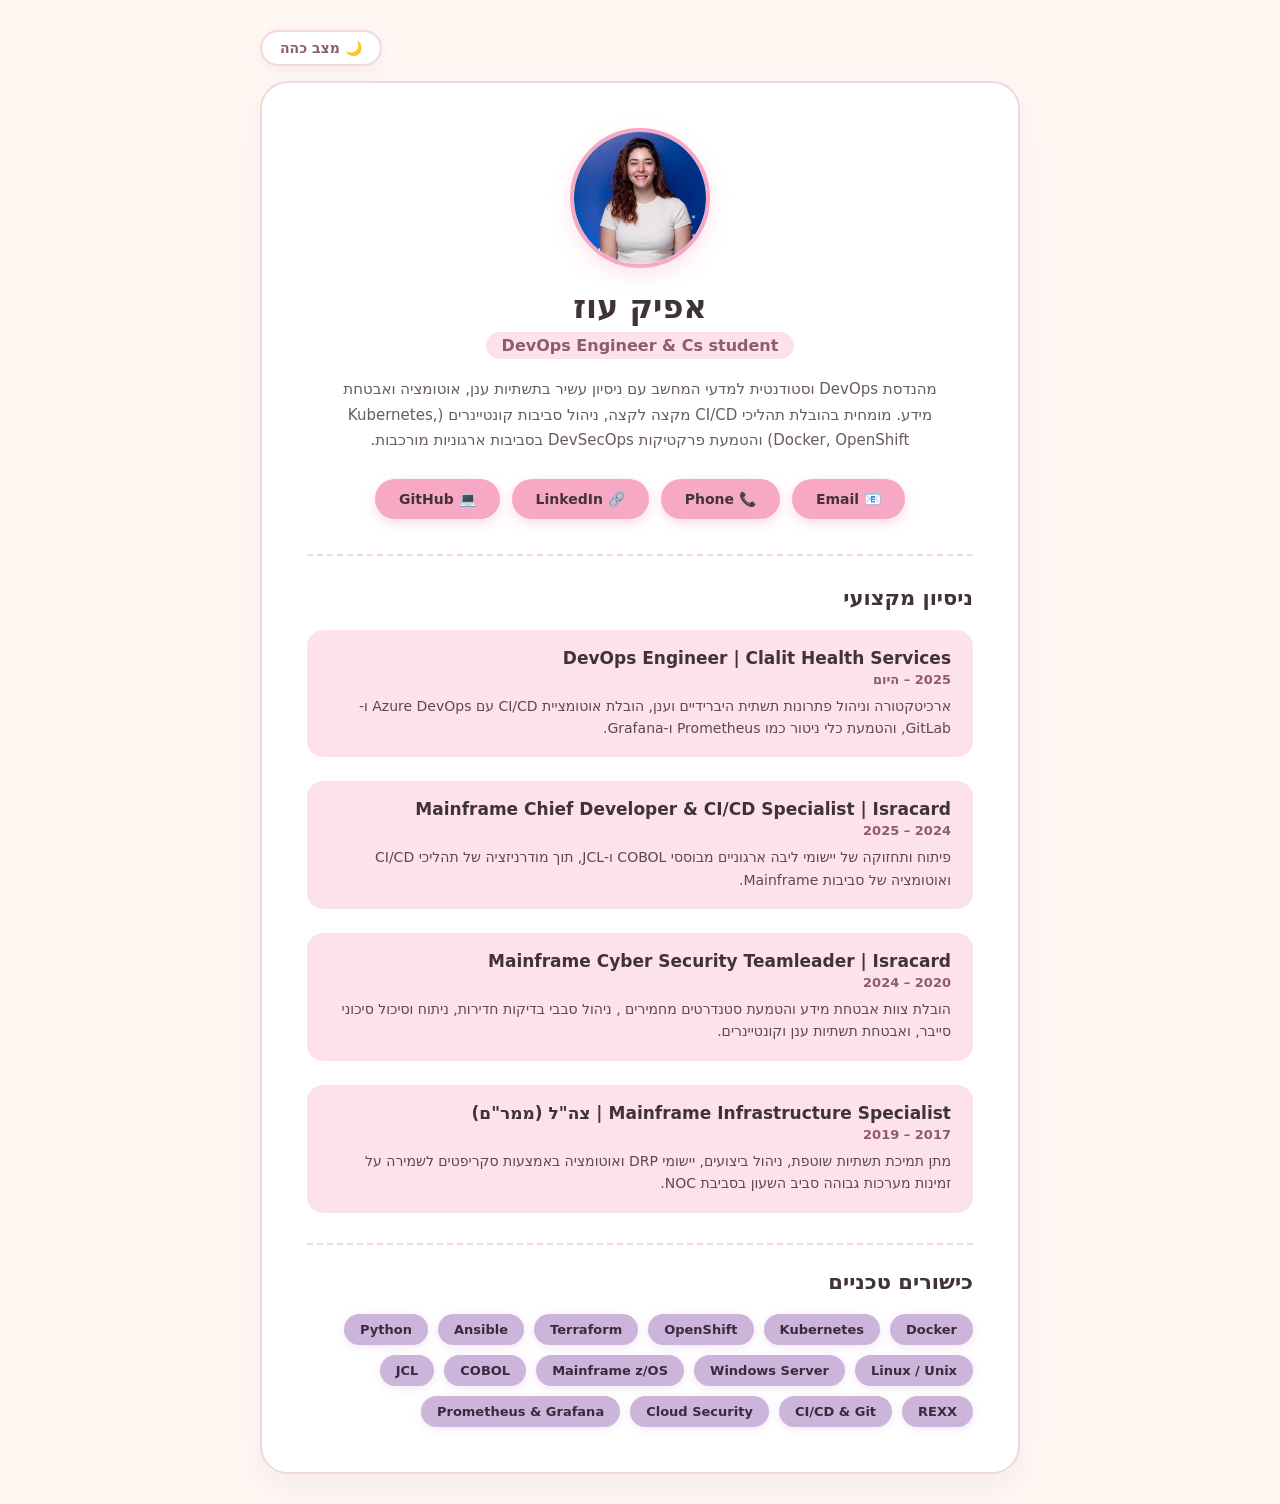
<file: index.html>
<!DOCTYPE html>
<html lang="he" dir="rtl">
<head>
    <meta charset="UTF-8">
    <meta name="viewport" content="width=device-width, initial-scale=1.0">
    <title>Afik Oz </title>
    <link rel="icon" type="image/png" href="bow.png">
    <link rel="stylesheet" href="style.css">
</head>
<body>

    <input type="checkbox" id="dark-mode-toggle" class="toggle-checkbox">

    <div class="page-wrapper">
        <!-- כפתור החלפת מצב תצוגה -->
        <header class="site-header">
            <label for="dark-mode-toggle" class="toggle-label">
                <span class="light-text">🌙 מצב כהה </span>
                <span class="dark-text">☀️ מצב בהיר </span>
            </label>
        </header>

        <main class="card-container">
            <!-- אזור תמונה ופרטים אישיים -->
            <section class="profile-section">
                <div class="avatar-container">
                    <img src="profile.jpg" alt="אפיק עוז" class="profile-img">
                </div>
                <h1>אפיק עוז</h1>
                <p class="title">DevOps Engineer & Cs student </p>
                
                <p class="bio">
                    מהנדסת DevOps וסטודנטית למדעי המחשב עם ניסיון עשיר בתשתיות ענן, אוטומציה ואבטחת מידע. 
                    מומחית בהובלת תהליכי CI/CD מקצה לקצה, ניהול סביבות קונטיינרים (Kubernetes, Docker, OpenShift) 
                    והטמעת פרקטיקות DevSecOps בסביבות ארגוניות מורכבות.
                </p>

                <!-- פרטי קשר וקישורים -->
                <div class="contact-links">
                    <a href="mailto:Ozafik98@gmail.com" class="btn">📧 Email</a>
                    <a href="tel:0528287122" class="btn">📞 Phone</a>
                    <a href="https://www.linkedin.com/in/afik-oz" target="_blank" class="btn">🔗 LinkedIn</a>
                    <a href="https://github.com/PowerChannel98" target="_blank" class="btn">💻 GitHub</a>
                </div>
            </section>

            <section class="experience-section">
                <h2>ניסיון מקצועי</h2>
                
                <div class="job-item">
                    <h3>DevOps Engineer | Clalit Health Services</h3>
                    <span class="job-date">2025 – היום</span>
                    <p>ארכיטקטורה וניהול פתרונות תשתית היברידיים וענן, הובלת אוטומציית CI/CD עם Azure DevOps ו-GitLab, והטמעת כלי ניטור כמו Prometheus ו-Grafana.</p>
                </div>

                <div class="job-item">
                    <h3>Mainframe Chief Developer & CI/CD Specialist | Isracard</h3>
                    <span class="job-date">2024 – 2025</span>
                    <p>פיתוח ותחזוקה של יישומי ליבה ארגוניים מבוססי COBOL ו-JCL, תוך מודרניזציה של תהליכי CI/CD ואוטומציה של סביבות Mainframe.</p>
                </div>

                <div class="job-item">
                    <h3>Mainframe Cyber Security Teamleader | Isracard</h3>
                    <span class="job-date">2020 – 2024</span>
                    <p>הובלת צוות אבטחת מידע והטמעת סטנדרטים מחמירים , ניהול סבבי בדיקות חדירות, ניתוח וסיכול סיכוני סייבר, ואבטחת תשתיות ענן וקונטיינרים.</p>
                </div>

                <div class="job-item">
                    <h3>Mainframe Infrastructure Specialist | צה"ל (ממר"ם)</h3>
                    <span class="job-date">2017 – 2019</span>
                    <p>מתן תמיכת תשתיות שוטפת, ניהול ביצועים, יישומי DRP ואוטומציה באמצעות סקריפטים לשמירה על זמינות מערכות גבוהה סביב השעון בסביבת NOC.</p>
                </div>
            </section>

            <section class="skills-section">
                <h2>כישורים טכניים</h2>
                <div class="skills-grid">
                    <span class="skill-tag">Docker</span>
                    <span class="skill-tag">Kubernetes</span>
                    <span class="skill-tag">OpenShift</span>
                    <span class="skill-tag">Terraform</span>
                    <span class="skill-tag">Ansible</span>
                    <span class="skill-tag">Python</span>
                    <span class="skill-tag">Linux / Unix</span>
                    <span class="skill-tag">Windows Server</span>
                    <span class="skill-tag">Mainframe z/OS</span>
                    <span class="skill-tag">COBOL</span>
                    <span class="skill-tag">JCL</span>
                    <span class="skill-tag">REXX</span>
                    <span class="skill-tag">CI/CD & Git</span>
                    <span class="skill-tag">Cloud Security</span>
                    <span class="skill-tag">Prometheus & Grafana</span>
                </div>
            </section>
        </main>
    </div>

</body>
</html>
</file>
<file: style.css>
:root {
    --bg-color: #FFF8F3;
    --card-bg: #FFFFFF;
    --primary-pink: #F7A8C4;
    --light-pink: #FDE2E9;
    --lavender: #CDB4DB;
    --soft-yellow: #FFE5A5;
    --mint: #BDEDE0;
    --text-color: #594A4E;
    --heading-color: #3F3338;
    --dark-accent: #8E5C70;
    --border-color: #F3D6DF;
    --shadow-color: rgba(142, 92, 112, 0.08);
}

#dark-mode-toggle:checked ~ .page-wrapper {
    --bg-color: #261E23;
    --card-bg: #352B31;
    --primary-pink: #D483A2;
    --light-pink: #4A3740;
    --lavender: #9D85AF;
    --soft-yellow: #C4A764;
    --mint: #68A694;
    --text-color: #FDE2E9;
    --heading-color: #FFF8F3;
    --dark-accent: #F7A8C4;
    --border-color: #52404A;
    --shadow-color: rgba(0, 0, 0, 0.3);
}

/* הסתרת תיבת הסימון */
.toggle-checkbox {
    display: none;
}

/* איפוס ועיצוב בסיסי */
* {
    box-sizing: border-box;
    margin: 0;
    padding: 0;
    font-family: system-ui, -apple-system, BlinkMacSystemFont, "Segoe UI", Roboto, sans-serif;
}

body {
    background-color: var(--bg-color);
    color: var(--text-color);
    transition: background-color 0.4s ease, color 0.4s ease;
    min-height: 100vh;
    display: flex;
    justify-content: center;
    align-items: center;
    padding: 30px 15px;
}

.page-wrapper {
    width: 100%;
    max-width: 760px;
}

/* כפתור החלפת מצב תצוגה עליון */
.site-header {
    display: flex;
    justify-content: flex-end;
    margin-bottom: 15px;
}

.toggle-label {
    background-color: var(--card-bg);
    color: var(--dark-accent);
    border: 2px solid var(--border-color);
    padding: 8px 18px;
    border-radius: 50px;
    cursor: pointer;
    font-size: 14px;
    font-weight: 700;
    box-shadow: 0 4px 15px var(--shadow-color);
    transition: all 0.3s ease;
}

.toggle-label:hover {
    background-color: var(--light-pink);
    transform: translateY(-2px);
}

.toggle-label .dark-text {
    display: none;
}
.toggle-label .light-text {
    display: inline;
}

#dark-mode-toggle:checked ~ .page-wrapper .toggle-label .dark-text {
    display: inline;
}
#dark-mode-toggle:checked ~ .page-wrapper .toggle-label .light-text {
    display: none;
}

/* כרטיס הביקור הראשי עם פינות מעוגלות עדינות וצלליות רכות */
.card-container {
    background-color: var(--card-bg);
    border-radius: 28px;
    box-shadow: 0 15px 35px var(--shadow-color);
    padding: 45px;
    border: 2px solid var(--border-color);
    position: relative;
    transition: background-color 0.4s ease, border-color 0.4s ease, box-shadow 0.4s ease;
}

.decorative-sparkles {
    text-align: center;
    font-size: 20px;
    margin-bottom: 10px;
    letter-spacing: 8px;
}

/* אזור פרופיל */
.profile-section {
    text-align: center;
    margin-bottom: 35px;
}

.avatar-container {
    width: 140px;
    height: 140px;
    margin: 0 auto 20px auto;
    border-radius: 50%;
    overflow: hidden;
    border: 4px solid var(--primary-pink);
    box-shadow: 0 8px 20px rgba(247, 168, 196, 0.3);
}

.profile-img {
    width: 100%;
    height: 100%;
    object-fit: cover;
}

h1, h2, h3 {
    color: var(--heading-color) !important;
    transition: color 0.4s ease;
}

.profile-section h1 {
    font-size: 32px;
    margin-bottom: 6px;
    font-weight: 800;
}

.profile-section .title {
    font-size: 16px;
    color: var(--dark-accent);
    font-weight: 700;
    margin-bottom: 18px;
    background-color: var(--light-pink);
    display: inline-block;
    padding: 4px 16px;
    border-radius: 20px;
}

.profile-section .bio {
    font-size: 15px;
    color: var(--text-color);
    line-height: 1.7;
    max-width: 600px;
    margin: 0 auto 25px auto;
    opacity: 0.9;
}

/* כפתורי יצירת קשר בצורת פיל (Pill-shaped) */
.contact-links {
    display: flex;
    justify-content: center;
    gap: 12px;
    flex-wrap: wrap;
}

.btn {
    background-color: var(--primary-pink);
    color: #433339;
    padding: 10px 22px;
    border-radius: 50px;
    text-decoration: none;
    font-size: 14px;
    font-weight: 700;
    box-shadow: 0 4px 12px rgba(247, 168, 196, 0.4);
    transition: all 0.25s ease;
    border: 2px solid transparent;
}

.btn:hover {
    background-color: var(--lavender);
    transform: translateY(-3px);
    box-shadow: 0 6px 18px rgba(205, 180, 219, 0.5);
}

/* אזור ניסיון עם קווים מפרידים פסטליים */
.experience-section {
    margin-top: 35px;
    border-top: 2px dashed var(--border-color);
    padding-top: 30px;
}

.experience-section h2, .skills-section h2 {
    font-size: 21px;
    margin-bottom: 20px;
    font-weight: 700;
}

.job-item {
    margin-bottom: 24px;
    background-color: var(--light-pink);
    padding: 18px 22px;
    border-radius: 16px;
    transition: transform 0.2s ease;
}

.job-item:hover {
    transform: translateY(-2px);
}

.job-item h3 {
    font-size: 17px;
    font-weight: 700;
    margin-bottom: 4px;
}

.job-date {
    font-size: 13px;
    color: var(--dark-accent);
    font-weight: 700;
    display: block;
    margin-bottom: 8px;
}

.job-item p {
    font-size: 14px;
    color: var(--text-color);
    line-height: 1.6;
}

/* אזור כישורים טכניים */
.skills-section {
    margin-top: 30px;
    border-top: 2px dashed var(--border-color);
    padding-top: 25px;
}

.skills-grid {
    display: flex;
    flex-wrap: wrap;
    gap: 10px;
}

.skill-tag {
    background-color: var(--lavender);
    color: #382B3F;
    padding: 8px 16px;
    border-radius: 50px;
    font-size: 13px;
    font-weight: 700;
    box-shadow: 0 2px 8px rgba(205, 180, 219, 0.3);
    transition: transform 0.2s ease, background-color 0.2s ease;
}

.skill-tag:hover {
    transform: scale(1.05);
    background-color: var(--soft-yellow);
}

/* רספונסיביות מלאה למובייל */
@media (max-width: 600px) {
    body {
        padding: 10px;
    }
    .card-container {
        padding: 22px;
        border-radius: 20px;
    }
    .contact-links {
        flex-direction: column;
    }
    .btn {
        width: 100%;
        text-align: center;
    }
}
</file>
